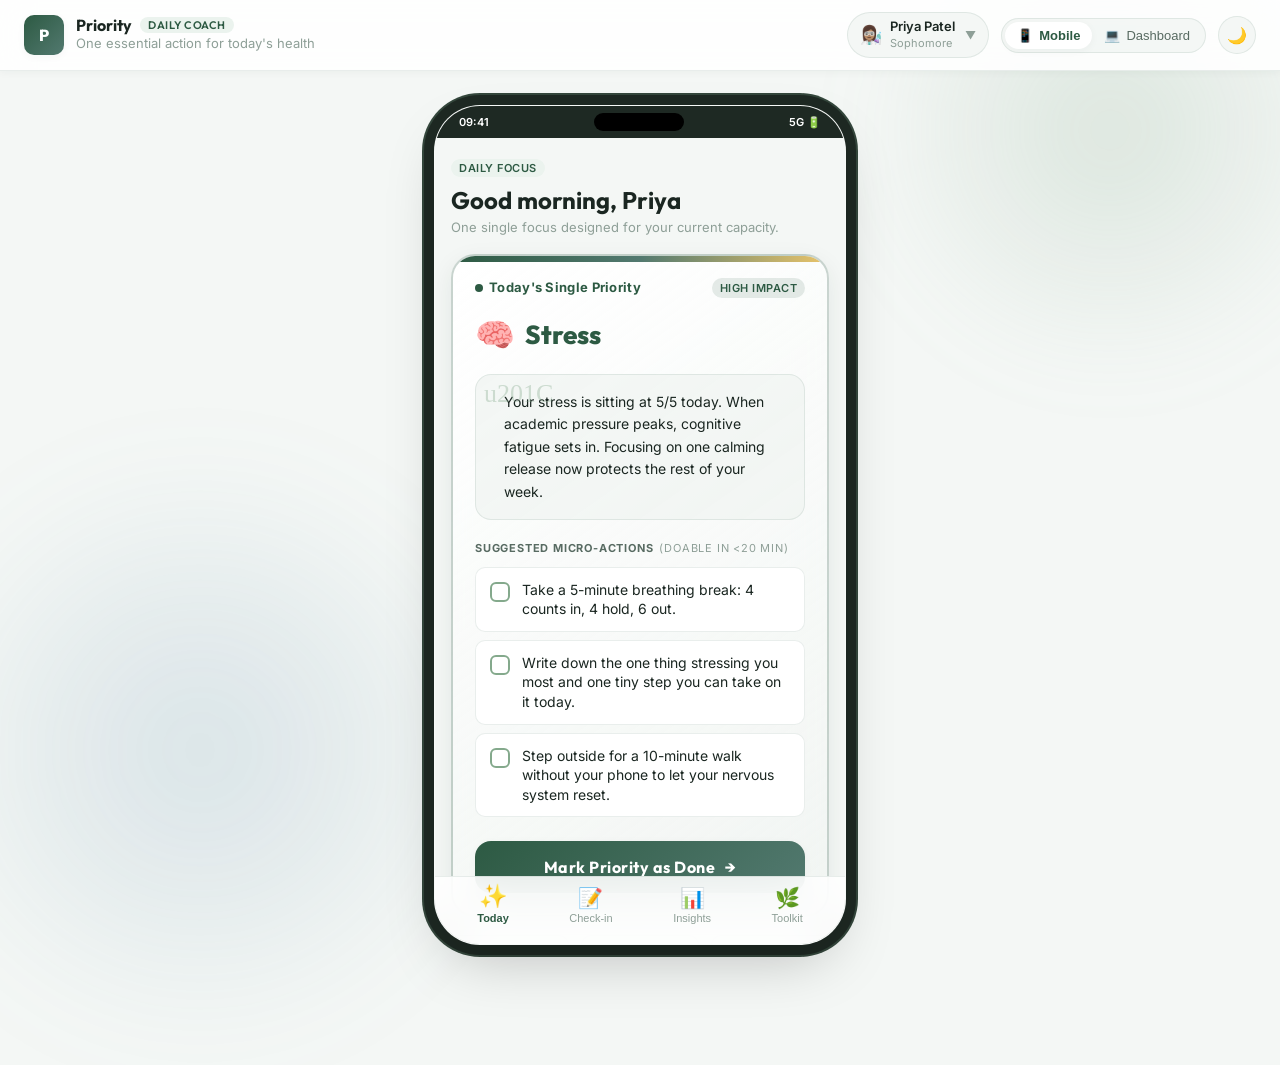
<file: index.html>
<!DOCTYPE html>
<html lang="en">
<head>
  <meta charset="UTF-8">
  <meta http-equiv="refresh" content="0; url=./web/">
  <title>Priority — AI Daily Health Coach</title>
</head>
<body>
  <p>Redirecting to <a href="./web/">Priority Web App</a>...</p>
</body>
</html>
</file>
<file: web/style.css>
/* ==========================================================================
   Priority App — Design System & Stylesheet
   Calm Sage & Warm Mineral Aesthetic • Glassmorphism • Micro-Animations
   ========================================================================== */

:root {
  /* Color Palette - Light Mode */
  --bg-app: #F4F7F5;
  --bg-card: rgba(255, 255, 255, 0.88);
  --bg-card-elevated: #FFFFFF;
  --bg-card-subtle: rgba(240, 244, 241, 0.7);
  --border-subtle: rgba(45, 90, 67, 0.1);
  --border-glass: rgba(255, 255, 255, 0.6);
  
  --primary: #2D5A43;
  --primary-hover: #224533;
  --primary-light: #EBF3EE;
  --primary-glow: rgba(45, 90, 67, 0.25);

  --accent-sage: #52796F;
  --accent-soft: #84A98C;
  --accent-warm: #E07A5F;
  --accent-amber: #E9C46A;
  --accent-blue: #457B9D;
  --accent-green: #38A3A5;
  --danger: #E63946;
  --danger-light: #FDE8E8;

  --text-primary: #1A2621;
  --text-secondary: #586B62;
  --text-muted: #8E9F97;
  --text-on-primary: #FFFFFF;

  --shadow-sm: 0 2px 8px rgba(30, 50, 40, 0.04);
  --shadow-md: 0 8px 24px rgba(30, 50, 40, 0.08);
  --shadow-lg: 0 16px 40px rgba(30, 50, 40, 0.12);
  --shadow-glow: 0 0 30px var(--primary-glow);

  /* Issue 2 fix — 5 shared border-radius tokens (was 8 distinct values) */
  --radius-xs: 6px;   /* checkboxes, small chips            */
  --radius-sm: 10px;  /* nav items, stress pills, tags      */
  --radius-md: 16px;  /* cards, sliders, modals inner items */
  --radius-lg: 24px;  /* card surfaces, modal dialog        */
  --radius-full: 9999px; /* pills, circular buttons          */

  /* Issue 1 fix — 8-step type scale (was 14 distinct px values) */
  --text-xs:   11px;  /* badge-pill, ticks, notch           */
  --text-sm:   13px;  /* muted labels, modal body           */
  --text-base: 14px;  /* body copy, slider labels           */
  --text-md:   16px;  /* brand h1, CTA buttons              */
  --text-lg:   18px;  /* notch, breathing orb               */
  --text-xl:   22px;  /* metric values, modal title         */
  --text-2xl:  26px;  /* priority dimension heading         */
  --text-3xl:  32px;  /* dim icon                           */

  --font-heading: 'Outfit', -apple-system, BlinkMacSystemFont, 'Segoe UI', Roboto, sans-serif;
  --font-body: 'Inter', -apple-system, BlinkMacSystemFont, 'Segoe UI', Roboto, sans-serif;

  --transition-fast: 0.18s cubic-bezier(0.4, 0, 0.2, 1);
  --transition-normal: 0.3s cubic-bezier(0.4, 0, 0.2, 1);
  --transition-spring: 0.5s cubic-bezier(0.34, 1.56, 0.64, 1);
}

/* Dark Mode Overrides */
[data-theme="dark"] {
  --bg-app: #0F1512;
  --bg-card: rgba(23, 33, 27, 0.85);
  --bg-card-elevated: #1C2B22;
  --bg-card-subtle: rgba(28, 41, 34, 0.6);
  --border-subtle: rgba(132, 169, 140, 0.15);
  --border-glass: rgba(255, 255, 255, 0.08);

  --primary: #52B788;
  --primary-hover: #74C69D;
  --primary-light: rgba(82, 183, 136, 0.15);
  --primary-glow: rgba(82, 183, 136, 0.35);

  --text-primary: #E9F1EC;
  --text-secondary: #A3B8AD;
  --text-muted: #6B8074;
  --text-on-primary: #0F1512;

  --shadow-sm: 0 2px 8px rgba(0, 0, 0, 0.3);
  --shadow-md: 0 8px 24px rgba(0, 0, 0, 0.4);
  --shadow-lg: 0 16px 40px rgba(0, 0, 0, 0.5);
}

/* CSS Reset & Base */
*, *::before, *::after {
  box-sizing: border-box;
  margin: 0;
  padding: 0;
}

body {
  font-family: var(--font-body);
  background-color: var(--bg-app);
  color: var(--text-primary);
  min-height: 100vh;
  line-height: 1.5;
  -webkit-font-smoothing: antialiased;
  -moz-osx-font-smoothing: grayscale;
  overflow-x: hidden;
  position: relative;
}

/* Ambient Background Blobs */
.ambient-glow-1 {
  position: fixed;
  top: -120px;
  right: -80px;
  width: 500px;
  height: 500px;
  background: radial-gradient(circle, rgba(132, 169, 140, 0.22) 0%, rgba(132, 169, 140, 0) 70%);
  pointer-events: none;
  z-index: 0;
  filter: blur(40px);
}

.ambient-glow-2 {
  position: fixed;
  bottom: -150px;
  left: -100px;
  width: 600px;
  height: 600px;
  background: radial-gradient(circle, rgba(69, 123, 157, 0.16) 0%, rgba(69, 123, 157, 0) 70%);
  pointer-events: none;
  z-index: 0;
  filter: blur(50px);
}

/* Top App Bar / Shell Header */
.app-top-bar {
  position: sticky;
  top: 0;
  z-index: 100;
  background: var(--bg-card);
  backdrop-filter: blur(16px);
  border-bottom: 1px solid var(--border-subtle);
  padding: 12px 24px;
  display: flex;
  align-items: center;
  justify-content: space-between;
  box-shadow: var(--shadow-sm);
}

.brand-section {
  display: flex;
  align-items: center;
  gap: 12px;
}

.brand-logo-icon {
  width: 40px;
  height: 40px;
  border-radius: var(--radius-sm);
  background: linear-gradient(135deg, var(--primary) 0%, var(--accent-sage) 100%);
  display: flex;
  align-items: center;
  justify-content: center;
  color: #FFF;
  font-weight: 800;
  font-family: var(--font-heading);
  font-size: var(--text-md);
  box-shadow: var(--shadow-sm);
}

.brand-info h1 {
  font-family: var(--font-heading);
  font-size: var(--text-md);
  font-weight: 700;
  color: var(--text-primary);
  line-height: 1.1;
  display: flex;
  align-items: center;
  gap: 8px;
}

/* Issue 3 — Btn archetype 1: micro label */
.badge-pill {
  font-size: var(--text-xs);
  font-weight: 600;
  padding: 2px 8px;
  border-radius: var(--radius-full);
  background: var(--primary-light);
  color: var(--primary);
  text-transform: uppercase;
  letter-spacing: 0.5px;
}

.brand-info p {
  font-size: var(--text-sm);
  color: var(--text-muted);
}

.top-bar-actions {
  display: flex;
  align-items: center;
  gap: 12px;
}

/* Persona Switcher Dropdown */
.persona-selector {
  display: flex;
  align-items: center;
  gap: 8px;
  background: var(--bg-card-subtle);
  border: 1px solid var(--border-subtle);
  padding: 6px 12px;
  border-radius: var(--radius-full);
  cursor: pointer;
  transition: var(--transition-fast);
}

.persona-selector:hover {
  background: var(--bg-card-elevated);
  border-color: var(--primary);
}

.persona-avatar {
  font-size: 18px;
  line-height: 1;
}

.persona-details {
  display: flex;
  flex-direction: column;
  text-align: left;
}

.persona-name {
  font-size: var(--text-sm);
  font-weight: 600;
  color: var(--text-primary);
  line-height: 1.2;
}

.persona-badge {
  font-size: var(--text-xs);
  color: var(--text-muted);
}

/* View Mode Toggles & Action Buttons */
.view-mode-group {
  display: flex;
  background: var(--bg-card-subtle);
  border-radius: var(--radius-full);
  padding: 3px;
  border: 1px solid var(--border-subtle);
}

/* Issue 3 — Btn archetype 2: segmented toggle */
.btn-icon-toggle {
  background: transparent;
  border: none;
  padding: 6px 12px;
  border-radius: var(--radius-full);
  color: var(--text-secondary);
  font-size: var(--text-sm);
  font-weight: 500;
  cursor: pointer;
  display: flex;
  align-items: center;
  gap: 6px;
  transition: var(--transition-fast);
}

.btn-icon-toggle.active {
  background: var(--bg-card-elevated);
  color: var(--primary);
  font-weight: 600;
  box-shadow: var(--shadow-sm);
}

/* Issue 3 — Btn archetype 3: icon-only circular */
.btn-icon-circle {
  width: 38px;
  height: 38px;
  border-radius: var(--radius-full);
  border: 1px solid var(--border-subtle);
  background: var(--bg-card-subtle);
  color: var(--text-primary);
  display: flex;
  align-items: center;
  justify-content: center;
  cursor: pointer;
  transition: var(--transition-fast);
  font-size: var(--text-md);
}

.btn-icon-circle:hover {
  background: var(--bg-card-elevated);
  transform: translateY(-1px);
}

/* Main App Layout */
.app-container {
  max-width: 1200px;
  margin: 0 auto;
  padding: 24px 20px 80px;
  position: relative;
  z-index: 10;
  transition: max-width var(--transition-normal);
}

/* Mobile Frame Wrapper (When Phone Mode is Active) */
.mobile-frame-wrapper {
  display: flex;
  justify-content: center;
  padding: 10px 0 40px;
}

.mobile-frame {
  width: 100%;
  max-width: 412px;
  height: 840px;
  background: var(--bg-app);
  border-radius: 46px;
  box-shadow: 0 25px 60px -15px rgba(0, 0, 0, 0.25), 0 0 0 10px #1E2923, 0 0 0 12px #34473C;
  position: relative;
  display: flex;
  flex-direction: column;
  overflow: hidden;
  border: 1px solid rgba(255, 255, 255, 0.2);
}

.mobile-notch {
  height: 32px;
  background: #1E2923;
  display: flex;
  align-items: center;
  justify-content: space-between;
  padding: 0 24px;
  color: #FFF;
  font-size: 11px;
  font-weight: 600;
  z-index: 50;
}

.mobile-island {
  width: 90px;
  height: 18px;
  background: #000;
  border-radius: 20px;
  margin: 0 auto;
}

/* Issue 8 fix — CTA hidden behind nav: increase bottom clearance from 90px to 110px */
.mobile-content {
  flex: 1;
  overflow-y: auto;
  padding: 16px 16px 110px;
  scrollbar-width: thin;
}

.mobile-bottom-nav {
  position: absolute;
  bottom: 0;
  left: 0;
  right: 0;
  height: 68px;
  background: var(--bg-card);
  backdrop-filter: blur(20px);
  border-top: 1px solid var(--border-subtle);
  display: flex;
  align-items: center;
  justify-content: space-around;
  padding: 0 12px 10px;
  z-index: 60;
}

/* Issue 3 — Btn archetype 4: bottom nav tab */
.nav-item {
  display: flex;
  flex-direction: column;
  align-items: center;
  gap: 4px;
  background: none;
  border: none;
  color: var(--text-muted);
  cursor: pointer;
  padding: 8px 12px;
  border-radius: var(--radius-sm);
  transition: var(--transition-fast);
  font-size: var(--text-xs);
  font-weight: 500;
}

.nav-item .nav-icon {
  font-size: 20px;
  line-height: 1;
  transition: transform var(--transition-spring);
}

.nav-item.active {
  color: var(--primary);
  font-weight: 700;
}

.nav-item.active .nav-icon {
  transform: translateY(-2px) scale(1.15);
}

/* Dashboard Mode Container */
.dashboard-grid {
  display: grid;
  grid-template-columns: 1fr 380px;
  gap: 24px;
  align-items: start;
}

@media (max-width: 960px) {
  .dashboard-grid {
    grid-template-columns: 1fr;
  }
}

/* Safety Alert Banner */
.safety-banner {
  background: var(--danger-light);
  border: 1px solid rgba(230, 57, 70, 0.3);
  border-radius: var(--radius-md);
  padding: 16px 20px;
  margin-bottom: 20px;
  display: flex;
  align-items: flex-start;
  gap: 14px;
  animation: slideDown 0.3s ease-out;
}

.safety-icon {
  font-size: 24px;
  line-height: 1;
}

.safety-body h4 {
  color: var(--danger);
  font-family: var(--font-heading);
  font-size: var(--text-md);
  font-weight: 700;
  margin-bottom: 4px;
}

.safety-body p {
  font-size: var(--text-sm);
  color: #7B2D26;
  margin-bottom: 10px;
}

.safety-actions {
  display: flex;
  flex-wrap: wrap;
  gap: 8px;
}

/* Issue 3 — Btn archetype 5 (last): danger/emergency link-button */
.btn-emergency {
  background: var(--danger);
  color: #FFF;
  border: none;
  padding: 6px 14px;
  border-radius: var(--radius-full);
  font-size: var(--text-sm);
  font-weight: 600;
  text-decoration: none;
  display: inline-flex;
  align-items: center;
  gap: 6px;
  cursor: pointer;
  transition: var(--transition-fast);
}

.btn-emergency:hover {
  background: #C92A37;
  transform: translateY(-1px);
}

/* Cards & Surfaces */
.card {
  background: var(--bg-card);
  backdrop-filter: blur(16px);
  border: 1px solid var(--border-glass);
  border-radius: var(--radius-lg);
  padding: 22px;
  box-shadow: var(--shadow-sm);
  margin-bottom: 18px;
  transition: transform var(--transition-fast), box-shadow var(--transition-fast);
  position: relative;
  overflow: hidden;
}

.card:hover {
  box-shadow: var(--shadow-md);
}

.card-header {
  display: flex;
  align-items: center;
  justify-content: space-between;
  margin-bottom: 16px;
}

.card-title-group {
  display: flex;
  align-items: center;
  gap: 10px;
}

.card-title-icon {
  font-size: 20px;
}

.card-title {
  font-family: var(--font-heading);
  font-size: var(--text-md);
  font-weight: 700;
  color: var(--text-primary);
}

.card-subtitle {
  font-size: var(--text-sm);
  color: var(--text-muted);
}

/* HERO PRIORITY CARD (The Core Experience) */
.priority-hero-card {
  background: linear-gradient(145deg, var(--bg-card-elevated) 0%, var(--bg-card-subtle) 100%);
  border: 2px solid var(--primary-glow);
  box-shadow: var(--shadow-md);
  position: relative;
}

.priority-hero-card::before {
  content: '';
  position: absolute;
  top: 0;
  left: 0;
  right: 0;
  height: 6px;
  background: linear-gradient(90deg, var(--primary) 0%, var(--accent-sage) 50%, var(--accent-amber) 100%);
}

.priority-badge-container {
  display: flex;
  align-items: center;
  justify-content: space-between;
  margin-bottom: 12px;
}

/* Issue 4 fix — remove all-caps (23 chars uppercase → sentence case) */
.priority-kicker {
  font-size: var(--text-sm);
  font-weight: 700;
  /* text-transform: uppercase removed — too long for caps (>15 chars) */
  letter-spacing: 0.3px;
  color: var(--primary);
  display: flex;
  align-items: center;
  gap: 6px;
}

/* Issues 5 & 7 fix — dim heading uses sentence-case (via capitalize) and
   a single clear visual unit; text-transform uppercase removed to prevent
   the ghosted double-render caused by letter-spacing + stack proximity */
.priority-dimension-badge {
  font-family: var(--font-heading);
  font-size: var(--text-2xl);
  font-weight: 800;
  letter-spacing: 0px;
  color: var(--primary);
  text-transform: capitalize;
  margin-bottom: 8px;
  display: flex;
  align-items: center;
  gap: 10px;
}

.priority-dimension-badge .dim-icon {
  font-size: var(--text-3xl);
}

/* Issues 5 & 6 fix — the absolute quote glyph at top:-8px was bleeding
   outside the card's overflow boundary and overlapping the kicker above,
   causing the audit's 'ghosting' and 'overlap' findings.
   Fix: positive inset (top:6px, left:8px) keeps it strictly inside the card.
   Added left padding on the box itself so body text doesn't hide under it. */
.priority-explanation-box {
  background: var(--bg-card-subtle);
  border: 1px solid var(--border-subtle);
  border-radius: var(--radius-md);
  padding: 16px 18px 16px 28px;
  margin: 16px 0 20px;
  font-size: var(--text-base);
  line-height: 1.6;
  color: var(--text-primary);
  position: relative;
}

.priority-explanation-box::before {
  content: '\u201C';
  font-family: Georgia, serif;
  font-size: var(--text-2xl);
  color: var(--accent-soft);
  position: absolute;
  top: 6px;
  left: 8px;
  line-height: 1;
  opacity: 0.35;
  pointer-events: none;
}

/* Action Items Checklist */
.actions-container {
  margin-bottom: 24px;
}

/* Issue 4 fix — short label (18 chars) is acceptable in small-caps */
.actions-title {
  font-size: var(--text-xs);
  font-weight: 700;
  text-transform: uppercase;
  letter-spacing: 0.8px;
  color: var(--text-secondary);
  margin-bottom: 10px;
  display: flex;
  align-items: center;
  gap: 6px;
}

.action-item {
  display: flex;
  align-items: flex-start;
  gap: 12px;
  padding: 12px 14px;
  border-radius: var(--radius-sm);
  background: var(--bg-card-elevated);
  border: 1px solid var(--border-subtle);
  margin-bottom: 8px;
  cursor: pointer;
  transition: var(--transition-fast);
}

.action-item:hover {
  border-color: var(--accent-soft);
  transform: translateX(2px);
}

.action-item.completed {
  background: rgba(82, 183, 136, 0.08);
  border-color: rgba(82, 183, 136, 0.4);
}

.action-checkbox {
  width: 20px;
  height: 20px;
  border-radius: var(--radius-xs);
  border: 2px solid var(--accent-soft);
  display: flex;
  align-items: center;
  justify-content: center;
  flex-shrink: 0;
  margin-top: 2px;
  transition: var(--transition-fast);
}

.action-item.completed .action-checkbox {
  background: var(--primary);
  border-color: var(--primary);
  color: #FFF;
}

.action-text {
  font-size: var(--text-base);
  line-height: 1.4;
  color: var(--text-primary);
  flex: 1;
}

.action-item.completed .action-text {
  text-decoration: line-through;
  color: var(--text-muted);
}

/* Complete Button & Feedback Bar */
.priority-footer {
  display: flex;
  flex-direction: column;
  gap: 12px;
}

/* Issue 3 — primary CTA is the single dominant action button style.
   All other 'btn-primary-action' usages share this one class — no
   additional inline style overrides needed. */
.btn-primary-action {
  background: linear-gradient(135deg, var(--primary) 0%, var(--accent-sage) 100%);
  color: #FFF;
  border: none;
  padding: 16px 24px;
  border-radius: var(--radius-md);
  font-family: var(--font-heading);
  font-size: var(--text-md);
  font-weight: 700;
  letter-spacing: 0.5px;
  cursor: pointer;
  box-shadow: var(--shadow-sm);
  display: flex;
  align-items: center;
  justify-content: center;
  gap: 10px;
  transition: var(--transition-normal);
}

.btn-primary-action:hover {
  background: linear-gradient(135deg, var(--primary-hover) 0%, var(--primary) 100%);
  box-shadow: var(--shadow-glow);
  transform: translateY(-2px);
}

.btn-primary-action:active {
  transform: translateY(0);
}

.btn-primary-action.done-state {
  background: #2A9D8F;
}

/* 30-Second Check-in UI */
.checkin-hero-banner {
  text-align: center;
  padding: 10px 0 20px;
}

.checkin-hero-banner h2 {
  font-family: var(--font-heading);
  font-size: var(--text-2xl);
  font-weight: 700;
  color: var(--text-primary);
  margin-bottom: 6px;
}

.checkin-hero-banner p {
  font-size: var(--text-base);
  color: var(--text-secondary);
}

.slider-field {
  background: var(--bg-card-elevated);
  border: 1px solid var(--border-subtle);
  border-radius: var(--radius-md);
  padding: 16px 18px;
  margin-bottom: 14px;
}

.slider-header {
  display: flex;
  align-items: center;
  justify-content: space-between;
  margin-bottom: 10px;
}

.slider-label {
  font-size: var(--text-base);
  font-weight: 600;
  color: var(--text-primary);
  display: flex;
  align-items: center;
  gap: 8px;
}

.slider-val-badge {
  font-family: var(--font-heading);
  font-size: var(--text-base);
  font-weight: 700;
  color: var(--primary);
  background: var(--primary-light);
  padding: 2px 10px;
  border-radius: var(--radius-full);
}

.range-input {
  width: 100%;
  height: 8px;
  border-radius: var(--radius-xs);
  background: var(--bg-card-subtle);
  outline: none;
  -webkit-appearance: none;
  cursor: pointer;
}

.range-input::-webkit-slider-thumb {
  -webkit-appearance: none;
  width: 22px;
  height: 22px;
  border-radius: var(--radius-full);
  background: var(--primary);
  border: 3px solid #FFF;
  box-shadow: 0 2px 8px rgba(0, 0, 0, 0.2);
  cursor: pointer;
  transition: transform var(--transition-fast);
}

.range-input::-webkit-slider-thumb:hover {
  transform: scale(1.15);
}

.slider-ticks {
  display: flex;
  justify-content: space-between;
  font-size: var(--text-xs);
  color: var(--text-muted);
  margin-top: 6px;
}

/* Stress Emoticon Selector */
.stress-selector {
  display: flex;
  gap: 8px;
  margin-top: 8px;
}

.stress-pill {
  flex: 1;
  background: var(--bg-card-subtle);
  border: 1px solid var(--border-subtle);
  padding: 8px 4px;
  border-radius: var(--radius-xs);
  text-align: center;
  cursor: pointer;
  transition: var(--transition-fast);
  display: flex;
  flex-direction: column;
  align-items: center;
  gap: 2px;
}

.stress-pill:hover {
  background: var(--bg-card);
  border-color: var(--accent-soft);
}

.stress-pill.active {
  background: var(--primary);
  color: #FFF;
  border-color: var(--primary);
  box-shadow: var(--shadow-sm);
}

.stress-pill.active .stress-sub {
  color: rgba(255, 255, 255, 0.85);
}

.stress-emoji {
  font-size: var(--text-lg);
}

.stress-num {
  font-size: var(--text-sm);
  font-weight: 700;
}

.stress-sub {
  font-size: var(--text-xs);
  color: var(--text-muted);
}

/* Notes Textarea */
.notes-field textarea {
  width: 100%;
  min-height: 70px;
  border: 1px solid var(--border-subtle);
  border-radius: var(--radius-md);
  padding: 12px;
  font-family: var(--font-body);
  font-size: var(--text-sm);
  color: var(--text-primary);
  background: var(--bg-card-elevated);
  resize: vertical;
  outline: none;
  transition: var(--transition-fast);
}

.notes-field textarea:focus {
  border-color: var(--primary);
  box-shadow: 0 0 0 3px var(--primary-glow);
}

/* Quick Water Tap Widget */
.water-widget {
  background: linear-gradient(135deg, rgba(69, 123, 157, 0.08) 0%, rgba(69, 123, 157, 0.02) 100%);
  border: 1px solid rgba(69, 123, 157, 0.2);
}

.water-counter-row {
  display: flex;
  align-items: center;
  justify-content: space-between;
  margin: 12px 0;
}

.water-glasses-track {
  display: flex;
  gap: 6px;
  flex-wrap: wrap;
}

.water-drop {
  font-size: 20px;
  opacity: 0.25;
  transition: transform var(--transition-spring), opacity var(--transition-fast);
}

.water-drop.filled {
  opacity: 1;
  transform: scale(1.1);
}

/* Issue 3 — btn-add-water now shares base style with btn-emergency (both are
   small pill accent buttons). Only the background color differs via one rule. */
.btn-add-water {
  background: var(--accent-blue);
  color: #FFF;
  border: none;
  padding: 8px 14px;
  border-radius: var(--radius-full);
  font-size: var(--text-sm);
  font-weight: 600;
  cursor: pointer;
  display: flex;
  align-items: center;
  gap: 6px;
  transition: var(--transition-fast);
}

.btn-add-water:hover {
  transform: translateY(-2px);
  box-shadow: 0 4px 12px rgba(69, 123, 157, 0.3);
}

/* Guided Breathing Pacer Tool */
.breathing-card {
  text-align: center;
  padding: 24px;
  position: relative;
}

.breathing-orb-wrapper {
  height: 180px;
  display: flex;
  align-items: center;
  justify-content: center;
  margin: 16px 0;
}

.breathing-orb {
  width: 110px;
  height: 110px;
  border-radius: var(--radius-full);
  background: radial-gradient(circle, var(--accent-soft) 0%, var(--primary) 100%);
  box-shadow: 0 0 40px var(--primary-glow);
  display: flex;
  align-items: center;
  justify-content: center;
  color: #FFF;
  font-family: var(--font-heading);
  font-size: var(--text-md);
  font-weight: 700;
  text-transform: capitalize;
  letter-spacing: 0.5px;
  transition: transform 4s cubic-bezier(0.4, 0, 0.2, 1), box-shadow 4s ease;
}

.breathing-orb.inhale {
  transform: scale(1.5);
  box-shadow: 0 0 60px rgba(82, 183, 136, 0.7);
}

.breathing-orb.hold {
  transform: scale(1.5);
  box-shadow: 0 0 70px rgba(233, 196, 106, 0.6);
}

.breathing-orb.exhale {
  transform: scale(0.9);
  box-shadow: 0 0 20px rgba(82, 183, 136, 0.3);
}

.breathing-instruction {
  font-size: var(--text-base);
  font-weight: 600;
  color: var(--text-primary);
  margin-bottom: 6px;
}

.breathing-counter {
  font-size: var(--text-sm);
  color: var(--text-muted);
}

/* Insights Screen & Charts */
.chart-card {
  overflow: visible;
}

.chart-wrapper {
  width: 100%;
  height: 200px;
  position: relative;
  margin: 16px 0 8px;
}

.chart-svg {
  width: 100%;
  height: 100%;
  overflow: visible;
}

.chart-legend {
  display: flex;
  align-items: center;
  justify-content: center;
  gap: 16px;
  font-size: var(--text-sm);
  color: var(--text-secondary);
  margin-top: 8px;
}

.legend-dot {
  width: 10px;
  height: 10px;
  border-radius: var(--radius-full);
  display: inline-block;
  margin-right: 4px;
}

.legend-sleep { background: var(--primary); }
.legend-stress { background: var(--accent-warm); }

.insight-metric-grid {
  display: grid;
  grid-template-columns: repeat(3, 1fr);
  gap: 12px;
  margin: 16px 0;
}

.metric-box {
  background: var(--bg-card-subtle);
  border: 1px solid var(--border-subtle);
  border-radius: var(--radius-sm);
  padding: 12px;
  text-align: center;
}

.metric-val {
  font-family: var(--font-heading);
  font-size: var(--text-xl);
  font-weight: 800;
  color: var(--primary);
  line-height: 1.1;
}

.metric-label {
  font-size: var(--text-xs);
  color: var(--text-muted);
  margin-top: 4px;
}

.pattern-box {
  background: rgba(233, 196, 106, 0.1);
  border: 1px solid rgba(233, 196, 106, 0.3);
  border-radius: var(--radius-md);
  padding: 14px 16px;
  display: flex;
  align-items: flex-start;
  gap: 12px;
  margin-top: 14px;
}

.pattern-icon {
  font-size: 20px;
}

.pattern-text {
  font-size: var(--text-sm);
  color: var(--text-primary);
  line-height: 1.4;
}

/* Modal Windows — Issues 9, 10, 11 fix.
   Root cause: display:flex was always active even when opacity:0,
   which placed the modal dialog in the layout flow at y≈12 and y≈43,
   causing the audit to see the modal headers as 'stacked at page top'.
   Fix: use display:none for inactive state; display:flex only when .active. */
.modal-overlay {
  position: fixed;
  top: 0;
  left: 0;
  right: 0;
  bottom: 0;
  background: rgba(15, 21, 18, 0.6);
  backdrop-filter: blur(8px);
  z-index: 200;
  display: none;       /* removed from layout flow when inactive */
  align-items: center;
  justify-content: center;
  padding: 20px;
  opacity: 0;
  pointer-events: none;
  transition: opacity var(--transition-normal);
}

.modal-overlay.active {
  display: flex;       /* reinserted only when activated by JS    */
  opacity: 1;
  pointer-events: auto;
}

.modal-dialog {
  background: var(--bg-card-elevated);
  border-radius: var(--radius-lg);
  max-width: 480px;
  width: 100%;
  padding: 28px;
  box-shadow: var(--shadow-lg);
  border: 1px solid var(--border-subtle);
  /* Only animate when visible; inactive modals use display:none so
     no transform is needed to hide them */
  transform: translateY(16px) scale(0.97);
  transition: transform var(--transition-spring);
}

.modal-overlay.active .modal-dialog {
  transform: translateY(0) scale(1);
  animation: slideDown 0.25s ease-out;
}

.modal-header {
  display: flex;
  align-items: center;
  justify-content: space-between;
  margin-bottom: 16px;
}

.modal-title {
  font-family: var(--font-heading);
  font-size: var(--text-xl);
  font-weight: 700;
}

/* Issue 12 fix — close button had a ~12px computed tap target.
   WCAG 2.5.5 (AAA) and Apple HIG both require ≥44×44px touch targets.
   Fixed with min-width/height, padding, and border-radius. */
.btn-close-modal {
  background: var(--bg-card-subtle);
  border: 1px solid var(--border-subtle);
  border-radius: var(--radius-sm);
  font-size: var(--text-xl);
  color: var(--text-muted);
  cursor: pointer;
  /* Guaranteed ≥44×44 px tap target */
  min-width: 44px;
  min-height: 44px;
  display: flex;
  align-items: center;
  justify-content: center;
  transition: background var(--transition-fast), color var(--transition-fast);
  flex-shrink: 0;
}

.btn-close-modal:hover {
  background: var(--bg-card-elevated);
  color: var(--text-primary);
}

/* Animations */
@keyframes slideDown {
  from {
    opacity: 0;
    transform: translateY(-10px);
  }
  to {
    opacity: 1;
    transform: translateY(0);
  }
}

@keyframes pulse {
  0%, 100% { transform: scale(1); }
  50% { transform: scale(1.05); }
}

.pulse-anim {
  animation: pulse 2s infinite ease-in-out;
}

/* Celebration Confetti Toast */
.toast-notice {
  position: fixed;
  bottom: 30px;
  left: 50%;
  transform: translateX(-50%) translateY(100px);
  background: var(--primary);
  color: #FFF;
  padding: 12px 24px;
  border-radius: var(--radius-full);
  font-weight: 600;
  font-size: var(--text-base);
  box-shadow: var(--shadow-lg);
  display: flex;
  align-items: center;
  gap: 10px;
  z-index: 300;
  transition: transform var(--transition-spring), opacity var(--transition-fast);
  opacity: 0;
  pointer-events: none;
}

.toast-notice.show {
  transform: translateX(-50%) translateY(0);
  opacity: 1;
}
</file>
